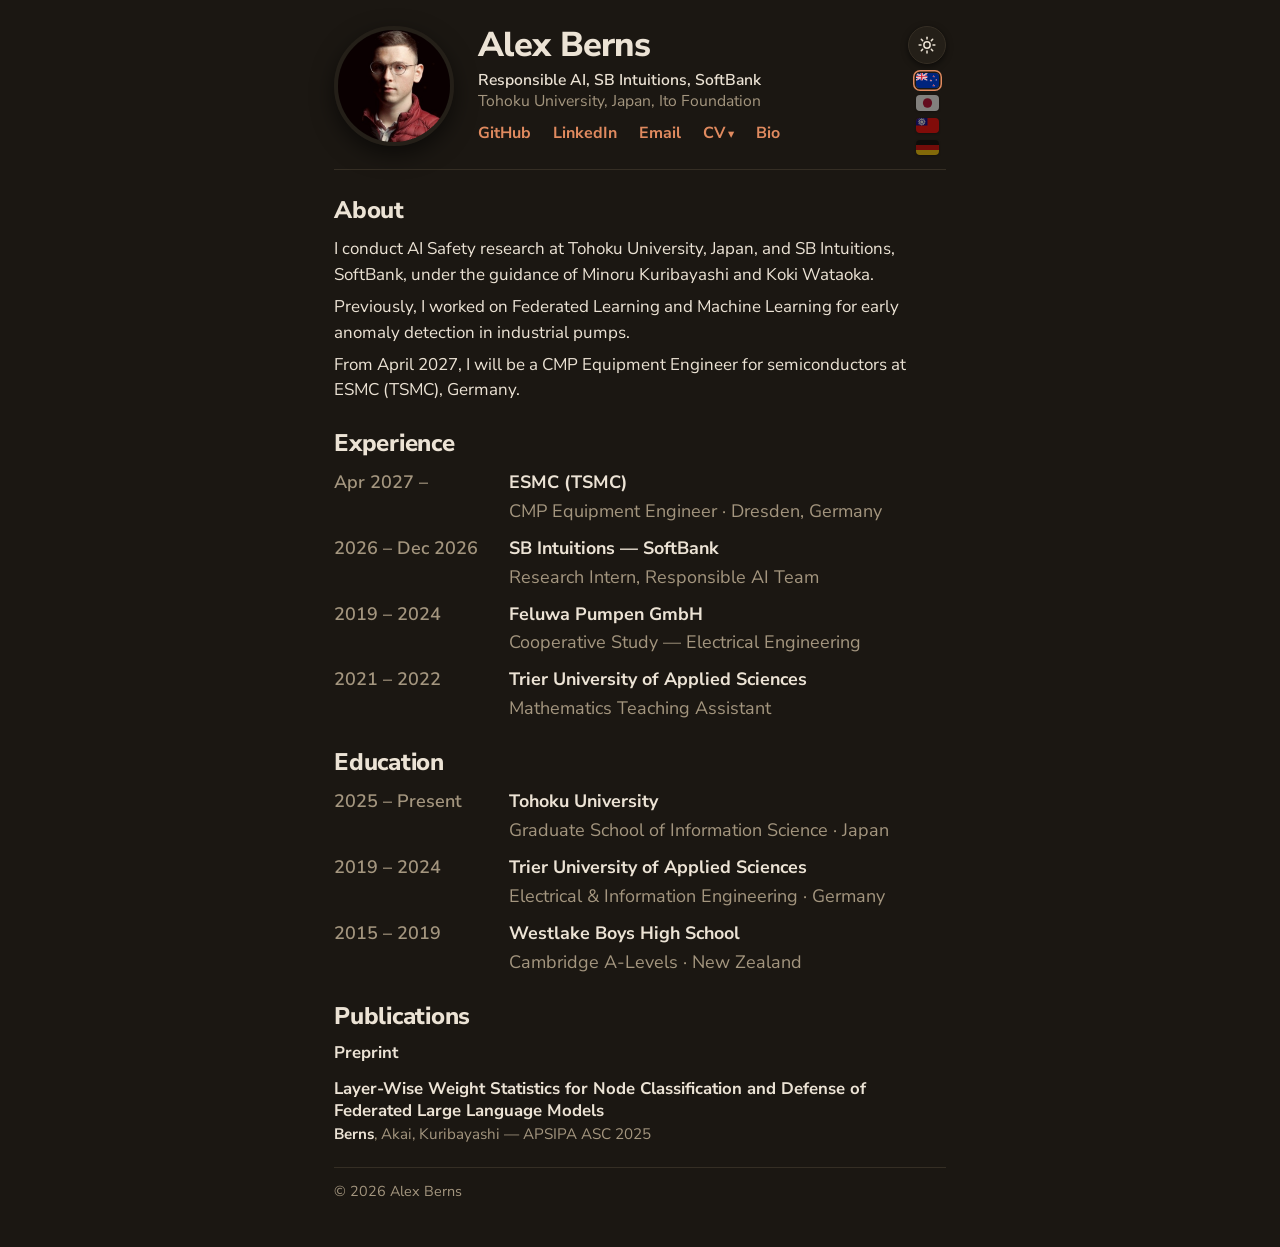
<file: index.html>
<!DOCTYPE html>
<html lang="en" data-theme="dark">
<head>
  <meta charset="utf-8" />
  <meta name="viewport" content="width=device-width, initial-scale=1" />
  <title>Alex Berns</title>
  <meta name="description" content="Personal website of Alex Berns." />
  <meta name="author" content="Alex Berns" />

  <meta property="og:type" content="website" />
  <meta property="og:title" content="Alex Berns" />
  <meta property="og:description" content="Personal website of Alex Berns." />

  <link rel="icon" type="image/png" href="assets/img/favicon.png" />

  <link rel="preconnect" href="https://fonts.googleapis.com" />
  <link rel="preconnect" href="https://fonts.gstatic.com" crossorigin />
  <link
    href="https://fonts.googleapis.com/css2?family=Nunito+Sans:wght@400;600;700;800&amp;family=Noto+Sans+JP:wght@400;700&amp;family=Noto+Sans+TC:wght@400;700&amp;display=swap"
    rel="stylesheet"
  />

  <link rel="stylesheet" href="assets/css/style.css" />
</head>
<body>
  <div class="wrap">
    <header class="site-header">
      <div class="header-row">
        <div class="hero">
          <img class="avatar" id="avatar" src="assets/img/alex-berns.jpg" alt="Alex Berns" />
          <div class="hero-text">
            <h1 class="name" id="name">Alex Berns</h1>
            <div class="affil" id="affil"></div>
            <ul class="links" id="links"></ul>
          </div>
        </div>

        <div class="controls">
          <button class="theme-toggle" id="themeToggle" type="button" aria-label="Toggle theme">
            <svg class="i-moon" viewBox="0 0 24 24" width="22" height="22" aria-hidden="true">
              <path d="M21 12.8A9 9 0 1 1 11.2 3a7 7 0 0 0 9.8 9.8z" fill="currentColor"/>
            </svg>
            <svg class="i-sun" viewBox="0 0 24 24" width="22" height="22" aria-hidden="true"
                 fill="none" stroke="currentColor" stroke-width="2" stroke-linecap="round">
              <circle cx="12" cy="12" r="4.2"/>
              <line x1="12" y1="1.5" x2="12" y2="4"/>
              <line x1="12" y1="20" x2="12" y2="22.5"/>
              <line x1="1.5" y1="12" x2="4" y2="12"/>
              <line x1="20" y1="12" x2="22.5" y2="12"/>
              <line x1="4.4" y1="4.4" x2="6.2" y2="6.2"/>
              <line x1="17.8" y1="17.8" x2="19.6" y2="19.6"/>
              <line x1="4.4" y1="19.6" x2="6.2" y2="17.8"/>
              <line x1="17.8" y1="6.2" x2="19.6" y2="4.4"/>
            </svg>
          </button>
          <div class="lang-switch" id="langSwitch" role="group" aria-label="Language"></div>
        </div>
      </div>
    </header>

    <main id="content">
      <noscript>
        <p>This site needs JavaScript to switch languages and render content.</p>
      </noscript>
    </main>

    <footer class="site-footer" id="footer"></footer>
  </div>

  <script src="assets/js/content.js"></script>
  <script src="assets/js/app.js"></script>
</body>
</html>
</file>
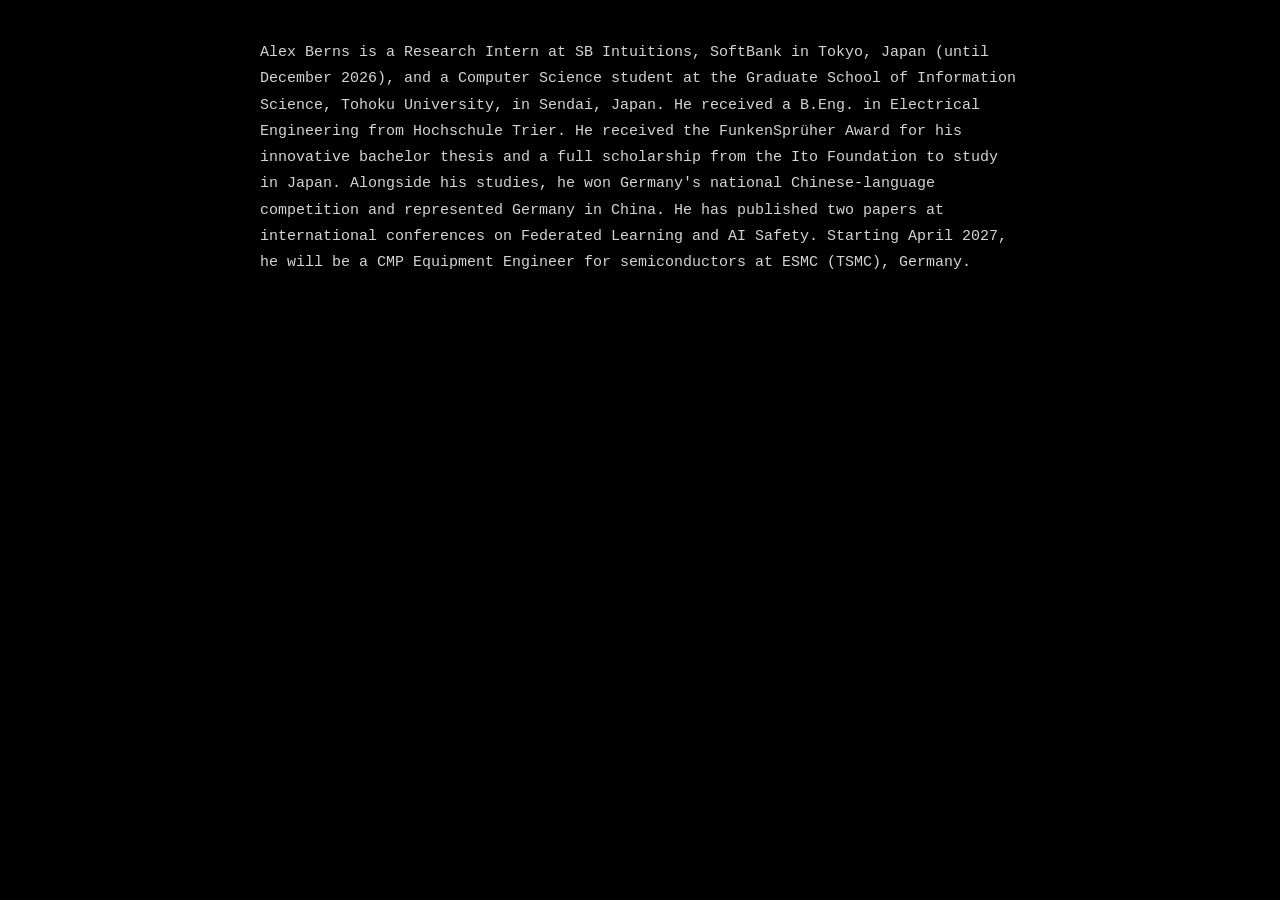
<file: bio.html>
<!DOCTYPE html>
<html lang="en">
<head>
  <meta charset="utf-8" />
  <meta name="viewport" content="width=device-width, initial-scale=1" />
  <title>Alex Berns — bio</title>
  <meta name="description" content="Short bio of Alex Berns." />
  <link rel="icon" type="image/png" href="assets/img/favicon.png" />
  <style>
    :root { color-scheme: dark; }
    * { box-sizing: border-box; }
    html, body { margin: 0; background: #000; }
    body {
      min-height: 100vh;
      color: #d4d4d4;
      font-family: ui-monospace, "SF Mono", SFMono-Regular, Menlo, Consolas, "Courier New", monospace;
      font-size: 15px;
      line-height: 1.75;
      padding: 40px 20px 64px;
    }
    .term { max-width: 760px; margin: 0 auto; }
    .out { margin: 0; }
  </style>
</head>
<body>
  <div class="term">
    <p class="out">Alex Berns is a Research Intern at SB Intuitions, SoftBank in Tokyo, Japan (until December 2026), and a Computer Science student at the Graduate School of Information Science, Tohoku University, in Sendai, Japan. He received a B.Eng. in Electrical Engineering from Hochschule Trier. He received the FunkenSprüher Award for his innovative bachelor thesis and a full scholarship from the Ito Foundation to study in Japan. Alongside his studies, he won Germany's national Chinese-language competition and represented Germany in China. He has published two papers at international conferences on Federated Learning and AI Safety. Starting April 2027, he will be a CMP Equipment Engineer for semiconductors at ESMC (TSMC), Germany.</p>
  </div>
</body>
</html>
</file>
<file: assets/css/style.css>
/* =========================================================================
   Alex Berns — personal site
   Warm, smooth, simple. Larger type. Light (default) + dark themes.
   All color via CSS variables.
   ========================================================================= */

:root,
[data-theme="light"] {
  --bg:          #f7f2ea;   /* warm cream            */
  --surface:     #fffdf8;
  --fg:          #322c26;   /* warm near-black       */
  --muted:       #8a7d6d;
  --line:        #e7ddcd;
  --accent:      #c56a45;   /* warm terracotta       */
  --accent-soft: rgba(197, 106, 69, 0.12);
  --shadow:      rgba(90, 66, 42, 0.20);
}

[data-theme="dark"] {
  --bg:          #1b1712;   /* warm near-black       */
  --surface:     #241f18;
  --fg:          #ece3d5;   /* warm cream text       */
  --muted:       #a4967f;
  --line:        #352e24;
  --accent:      #e08a5f;
  --accent-soft: rgba(224, 138, 95, 0.16);
  --shadow:      rgba(0, 0, 0, 0.55);
}

*,
*::before,
*::after { box-sizing: border-box; }

html { scroll-behavior: smooth; }

body {
  margin: 0;
  background: var(--bg);
  color: var(--fg);
  font-family: "Nunito Sans", "Noto Sans JP", "Noto Sans TC", system-ui, sans-serif;
  font-size: 18px;
  line-height: 1.5;
  -webkit-font-smoothing: antialiased;
  text-rendering: optimizeLegibility;
  transition: background 0.25s ease, color 0.25s ease;
}

.wrap {
  max-width: 660px;
  margin: 0 auto;
  padding: 26px 24px 44px;
}

/* ---- header row (profile left, controls stacked top-right) -------------- */
.site-header {
  border-bottom: 1px solid var(--line);
  margin-bottom: 22px;
}
.header-row {
  display: flex;
  align-items: flex-start;
  justify-content: space-between;
  gap: 20px;
  margin-bottom: 14px;
}
.controls {
  display: flex;
  flex-direction: column;
  align-items: center;
  gap: 9px;
  flex: 0 0 auto;
}

/* flags stacked vertically under the toggle */
.lang-switch { display: flex; flex-direction: column; align-items: center; gap: 7px; }
.lang-btn {
  background: none;
  border: none;
  padding: 0;
  cursor: pointer;
  line-height: 0;
  border-radius: 5px;
}
.lang-btn img {
  width: 23px;
  height: auto;
  display: block;
  border-radius: 4px;
  box-shadow: 0 1px 2px var(--shadow);
  opacity: 0.45;
  transition: opacity 0.2s ease, transform 0.2s ease, box-shadow 0.2s ease;
}
.lang-btn:hover img { opacity: 0.85; transform: translateY(-1px); }
.lang-btn[aria-pressed="true"] img {
  opacity: 1;
  box-shadow: 0 0 0 1.5px var(--bg), 0 0 0 3px var(--accent);
}

.theme-toggle {
  width: 38px;
  height: 38px;
  flex: 0 0 auto;
  display: grid;
  place-items: center;
  background: var(--surface);
  color: var(--fg);
  border: 1px solid var(--line);
  border-radius: 50%;
  cursor: pointer;
  box-shadow: 0 2px 6px var(--shadow);
  transition: color 0.2s ease, border-color 0.2s ease, background 0.2s ease, transform 0.2s ease;
}
.theme-toggle:hover { color: var(--accent); border-color: var(--accent); transform: translateY(-1px); }
.theme-toggle svg { grid-area: 1 / 1; width: 18px; height: 18px; }
[data-theme="light"] .i-sun  { display: none; }
[data-theme="dark"]  .i-moon { display: none; }

/* ---- hero (photo left, text right; top-aligned with the toggle) --------- */
.hero {
  display: flex;
  align-items: flex-start;
  gap: 24px;
  flex: 1 1 auto;
  min-width: 0;
}
.hero-text { min-width: 0; }

.avatar {
  width: 120px;
  height: 120px;
  flex: 0 0 auto;
  object-fit: cover;
  object-position: center;
  border-radius: 50%;
  display: block;
  border: 4px solid var(--surface);
  box-shadow: 0 8px 22px var(--shadow);
}

.name {
  font-size: clamp(1.7rem, 4.6vw, 2.15rem);
  font-weight: 800;
  letter-spacing: -0.02em;
  line-height: 1.12;
  margin: 0 0 5px;
}
.affil { margin: 0 0 8px; }
.affil-line { color: var(--muted); font-size: 0.98rem; line-height: 1.4; margin: 0; }
.affil-line:first-child { color: var(--fg); font-weight: 600; }

.links {
  display: flex;
  justify-content: flex-start;
  flex-wrap: wrap;
  gap: 10px 22px;
  list-style: none;
  padding: 0;
  margin: 0;
  font-size: 1rem;
  font-weight: 700;
}
.links a {
  color: var(--accent);
  text-decoration: none;
  border-bottom: 2px solid transparent;
  padding-bottom: 1px;
  transition: border-color 0.2s ease;
}
.links a:hover { border-bottom-color: var(--accent); }

/* CV dropdown (hover/tap to choose language) */
.cv-menu { position: relative; display: inline-block; }
.cv-trigger {
  font: inherit;
  font-weight: 700;
  color: var(--accent);
  background: none;
  border: none;
  padding: 0;
  cursor: pointer;
}
.cv-trigger::after { content: " ▾"; font-size: 0.78em; }
.cv-list {
  position: absolute;
  top: 100%;
  left: 50%;
  transform: translateX(-50%);
  margin-top: 8px;
  display: none;
  flex-direction: column;
  min-width: 128px;
  padding: 6px;
  background: var(--surface);
  border: 1px solid var(--line);
  border-radius: 10px;
  box-shadow: 0 10px 28px var(--shadow);
  z-index: 20;
}
.cv-menu.open .cv-list { display: flex; }
.cv-item {
  display: block;
  padding: 7px 12px;
  border-radius: 7px;
  font-size: 0.92rem;
  font-weight: 600;
  color: var(--fg);
  text-decoration: none;
  white-space: nowrap;
  text-align: left;
}
a.cv-item:hover { background: var(--accent-soft); color: var(--accent); }
.cv-soon { color: var(--muted); font-weight: 400; cursor: default; }

/* ---- sections ----------------------------------------------------------- */
.section { margin-bottom: 22px; scroll-margin-top: 20px; }

.section-title {
  font-size: 1.5rem;
  font-weight: 800;
  letter-spacing: -0.01em;
  margin: 0 0 8px;
}

.prose p { font-size: 1.06rem; margin: 0 0 7px; }
.prose p:last-child { margin-bottom: 0; }

/* mentor links: same colour as text, no underline; reveal subtly on hover */
.prose a {
  color: inherit;
  text-decoration: none;
  transition: color 0.2s ease;
}
.prose a:hover { color: var(--accent); }

/* entries: two-column — period (left) · org + detail (right) */
.entry { display: flex; gap: 22px; margin-bottom: 10px; }
.entry:last-child { margin-bottom: 0; }
.entry-period { flex: 0 0 8.5em; color: var(--muted); font-weight: 600; }
.entry-body { flex: 1 1 auto; min-width: 0; }
.entry-org { font-size: 1.12rem; font-weight: 700; margin: 0; }
.entry-detail { color: var(--muted); margin: 2px 0 0; }

/* publications: title (subtle hover link) + authors (own name bold) — venue */
.pub { margin-bottom: 14px; }
.pub:last-child { margin-bottom: 0; }
.pub-title {
  display: block;
  font-size: 1.05rem;
  font-weight: 700;
  line-height: 1.3;
  color: var(--fg);
}
a.pub-title { color: var(--fg); text-decoration: none; }
a.pub-title:hover {
  text-decoration: underline;
  text-decoration-thickness: 1px;
  text-decoration-color: var(--muted);
  text-underline-offset: 2px;
}
.pub-meta { color: var(--muted); font-size: 0.95rem; line-height: 1.45; margin: 2px 0 0; }
.pub-meta strong { color: var(--fg); font-weight: 700; }

/* ---- footer ------------------------------------------------------------- */
.site-footer {
  margin-top: 20px;
  padding-top: 13px;
  border-top: 1px solid var(--line);
  color: var(--muted);
  font-size: 0.9rem;
  text-align: left;
}

/* ---- responsive --------------------------------------------------------- */
@media (max-width: 520px) {
  body { font-size: 17px; }
  .header-row { gap: 14px; }
  .hero { gap: 16px; }
  .avatar { width: 92px; height: 92px; }
  .entry { gap: 14px; }
  .entry-period { flex-basis: 6.5em; }
}

@media (prefers-reduced-motion: reduce) {
  html { scroll-behavior: auto; }
  * { transition: none !important; }
}
</file>
